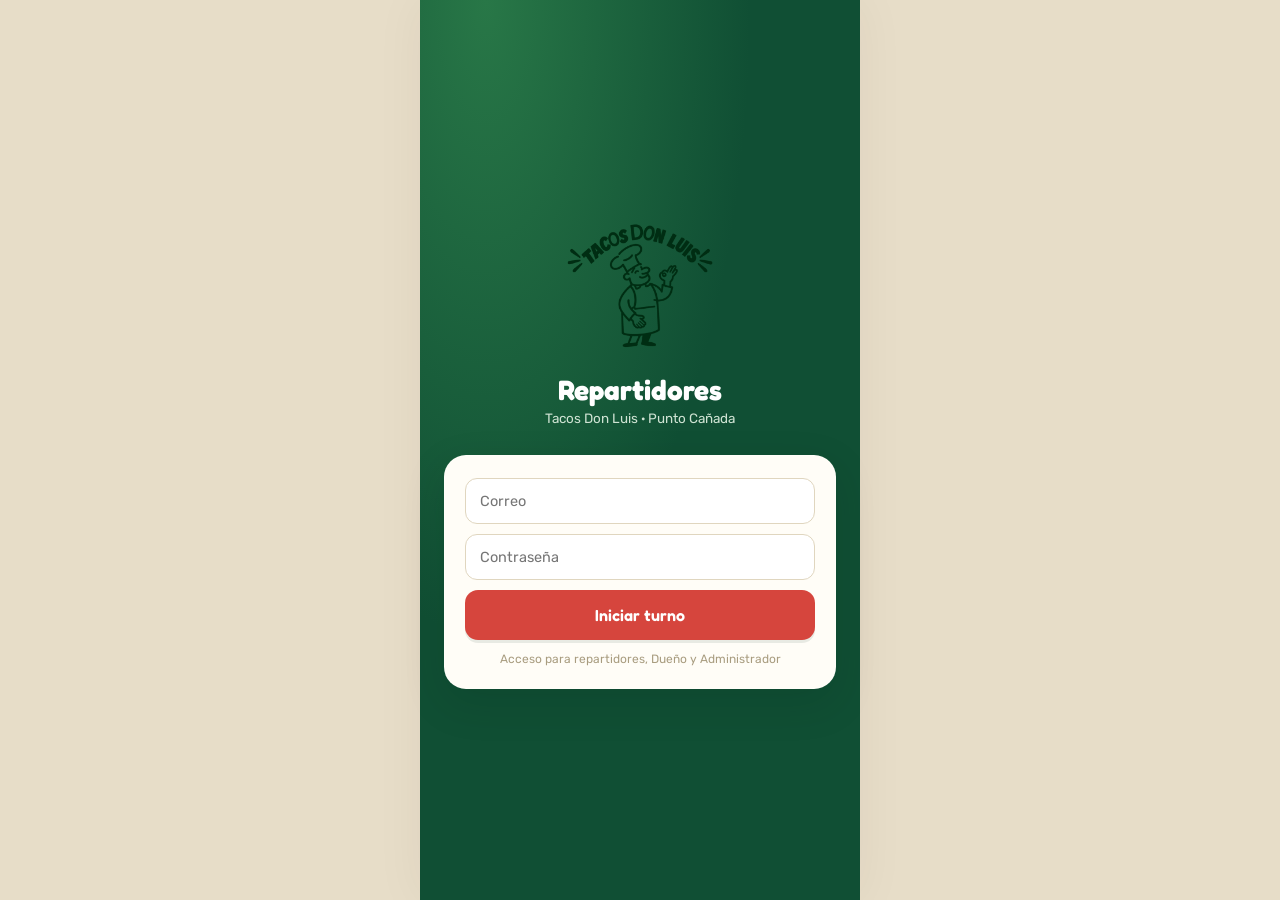
<file: repartidor/index.html>
<!doctype html>
<html lang="es-MX">
<head>
  <meta charset="utf-8"><meta name="author" content="ProcesaLab"><meta name="viewport" content="width=device-width,initial-scale=1,viewport-fit=cover">
  <title>Repartidores · Tacos Don Luis</title>
  <meta name="theme-color" content="#10603A"><meta name="apple-mobile-web-app-capable" content="yes"><meta name="apple-mobile-web-app-status-bar-style" content="black-translucent"><meta name="apple-mobile-web-app-title" content="Repartidores">
  <link rel="manifest" href="/repartidor/manifest.webmanifest"><link rel="icon" href="/assets/pwa/repartidor-192.png" type="image/png"><link rel="apple-touch-icon" href="/assets/pwa/repartidor-192.png">
  <script>if('serviceWorker' in navigator)window.addEventListener('load',()=>navigator.serviceWorker.register('/sw.js').catch(console.error));</script>
  <link rel="preconnect" href="https://fonts.googleapis.com"><link rel="preconnect" href="https://fonts.gstatic.com" crossorigin>
  <link href="https://fonts.googleapis.com/css2?family=Fredoka:wght@500;600;700&family=Rubik:wght@400;500;600;700;800&display=swap" rel="stylesheet">
  <style>
    :root{--green:#10603A;--green2:#178049;--cream:#F3F0E6;--paper:#FFFDF7;--line:#E6DCC5;--muted:#8a7f66;--red:#D6453D;--yellow:#F2C230;--blue:#1f6f8b}
    *{box-sizing:border-box}html,body{margin:0;min-height:100%;background:#e7ddc8;color:#211E15;font-family:Rubik,system-ui,sans-serif}button,input{font:inherit}.shell{width:100%;max-width:440px;min-height:100dvh;margin:auto;background:var(--cream);box-shadow:0 0 60px #0002;display:flex;flex-direction:column}.hidden{display:none!important}
    .check{height:12px;background-image:repeating-conic-gradient(var(--green) 0 25%,transparent 0 50%);background-size:14px 14px}.login{min-height:100dvh;display:flex;flex-direction:column;justify-content:center;padding:calc(28px + env(safe-area-inset-top)) 24px calc(28px + env(safe-area-inset-bottom));background:radial-gradient(900px 500px at 50% -10%,var(--green2),var(--green) 55%,#0b4a2d);color:white}.brand{text-align:center;margin-bottom:26px}.mark{width:126px;height:126px;border-radius:24px;background:var(--cream);display:grid;place-items:center;margin:0 auto 14px;cursor:pointer;padding:5px}.mark img{width:100%;height:100%;object-fit:contain}.brand h1{font:700 28px Fredoka;margin:0}.brand p{font-size:13.5px;color:#cfe3d3;margin:3px 0}.login-card,.card{background:var(--paper);border:1px solid var(--line);border-radius:18px}.login-card{padding:22px 20px;color:#211E15}.field{width:100%;border:1.5px solid #e0d6bf;border-radius:12px;padding:13px 14px;font-size:14.5px;margin-bottom:10px;background:white}.primary{cursor:pointer;width:100%;border:0;border-radius:13px;padding:15px;background:var(--green);color:white;font:600 16px Fredoka}.login-card .primary{background:var(--red)}.hint{text-align:center;font-size:12px;color:#a99d80;margin-top:12px}.top{position:sticky;top:0;z-index:20;background:var(--green);color:white;padding:calc(12px + env(safe-area-inset-top)) 16px 12px;display:flex;align-items:center;gap:12px}.avatar{width:40px;height:40px;border-radius:50%;background:var(--yellow);color:var(--green);display:grid;place-items:center;font-weight:800}.who{flex:1;min-width:0}.who b{font:600 16px Fredoka}.who small{display:block;color:#9ec5a6}.status{display:flex;align-items:center;gap:6px;background:#ffffff28;padding:5px 10px;border-radius:999px;font-size:11px;font-weight:800}.dot{width:7px;height:7px;border-radius:50%;background:#8FD694}.content{padding:16px 16px 100px;flex:1}.availability{padding:15px 17px;display:flex;align-items:center;gap:12px;margin-bottom:16px}.availability div{flex:1}.availability b{font-size:15px}.availability small{display:block;color:var(--muted);margin-top:2px}.switch{width:56px;height:32px;border:0;border-radius:999px;background:#28A54C;position:relative}.switch:after{content:'';position:absolute;top:3px;right:3px;width:26px;height:26px;border-radius:50%;background:white}.switch.off{background:#cbbf9f}.switch.off:after{right:27px}.stats{display:flex;gap:10px;margin-bottom:16px}.stat{flex:1;padding:13px 14px}.stat:first-child{background:var(--green);color:white}.stat small{display:block;color:#9a8e70;font-weight:600;font-size:11px}.stat:first-child small{color:#9ec5a6}.stat strong{display:block;font:700 22px Fredoka;margin-top:2px}.section-title{text-transform:uppercase;letter-spacing:.04em;color:var(--muted);font-size:13px;font-weight:800;margin:0 0 10px}.orders{display:flex;flex-direction:column;gap:12px}.order{cursor:pointer;text-align:left;padding:14px 15px;border:2px solid #eadfca;background:var(--paper);border-radius:16px;box-shadow:0 3px 10px #0000000f}.order.road{border-color:#5FA8DA}.order-head,.order-foot{display:flex;align-items:center;gap:9px}.order-head b{font:600 16px Fredoka}.pill{font-size:11px;font-weight:800;padding:3px 9px;border-radius:999px}.distance{margin-left:auto;color:var(--muted);font-size:12px;font-weight:700}.address{font-size:13px;line-height:1.4;margin:9px 0;color:#3a3120}.order-foot{border-top:1px dotted var(--line);padding-top:9px;justify-content:space-between;color:var(--muted);font-size:12.5px}.amount{font-weight:800}.empty{text-align:center;padding:44px 20px;color:#9a8e70}.empty b{font:600 16px Fredoka;color:var(--green);display:block}.back{background:#ffffff24;border:0;color:white;width:38px;height:38px;border-radius:11px;display:grid;place-items:center;cursor:pointer}.map{height:180px;display:grid;place-items:center;background-color:#dfe8d8;background-image:linear-gradient(#cfe0c6 1px,transparent 1px),linear-gradient(90deg,#cfe0c6 1px,transparent 1px);background-size:26px 26px}.map button{border:0;background:white;color:var(--blue);border-radius:12px;padding:11px 14px;font-weight:700;box-shadow:0 4px 12px #0002}.detail{padding:16px 16px 32px}.detail h2{font:700 22px Fredoka}.detail .card{padding:15px 16px;margin-bottom:13px}.contact{display:flex;gap:9px;margin-top:12px}.contact a{flex:1;text-align:center;padding:11px;border-radius:11px;font-size:13px;font-weight:700;text-decoration:none}.call{border:1.5px solid var(--line);color:var(--green);background:white}.wa{background:#25D366;color:white}.items{font-size:13.5px;line-height:1.8}.items b{color:var(--green)}.total{border-top:2px dotted #e0d6bf;margin-top:10px;padding-top:10px;display:flex;justify-content:space-between}.total strong{font:700 22px Fredoka}.secondary-row{display:flex;gap:9px;margin-top:10px}.secondary{flex:1;border:1.5px solid var(--line);background:white;border-radius:12px;padding:12px;font-weight:700;color:#5a4e35}.secondary.danger{color:#b23a32;border-color:#f3b6b1}.turn-card{background:#0f3d24;color:#eaf3ec;border-radius:18px;padding:20px;margin-bottom:16px}.turn-card h3{color:var(--yellow);font:600 16px Fredoka}.row{display:flex;justify-content:space-between;padding:6px 0;font-size:13.5px}.row.total-row{color:var(--yellow);font-weight:800;border-top:1px dashed #ffffff33;margin-top:6px;padding-top:12px}.tabs{position:fixed;bottom:0;left:50%;transform:translateX(-50%);z-index:30;width:min(100%,440px);display:flex;background:white;border-top:1px solid var(--line);padding:7px 6px calc(7px + env(safe-area-inset-bottom))}.tab{flex:1;border:0;background:none;color:#a99d80;padding:6px 4px;font-size:11px;font-weight:700;display:flex;flex-direction:column;align-items:center;gap:4px;cursor:pointer}.tab.active{color:var(--green)}.tab .ico{width:31px;height:31px;display:block;background:currentColor;mask-position:center;mask-size:contain;mask-repeat:no-repeat;-webkit-mask-position:center;-webkit-mask-size:contain;-webkit-mask-repeat:no-repeat}.tab .ico.pedidos{-webkit-mask-image:url(/assets/sticker-don-luis-corriendo.png);mask-image:url(/assets/sticker-don-luis-corriendo.png)}.tab .ico.turno{-webkit-mask-image:url("data:image/svg+xml,%3Csvg xmlns='http://www.w3.org/2000/svg' viewBox='0 0 24 24' fill='none' stroke='%23000' stroke-width='2' stroke-linecap='round' stroke-linejoin='round'%3E%3Ccircle cx='12' cy='12' r='9'/%3E%3Cpath d='M12 7v5l3 2'/%3E%3C/svg%3E");mask-image:url("data:image/svg+xml,%3Csvg xmlns='http://www.w3.org/2000/svg' viewBox='0 0 24 24' fill='none' stroke='%23000' stroke-width='2' stroke-linecap='round' stroke-linejoin='round'%3E%3Ccircle cx='12' cy='12' r='9'/%3E%3Cpath d='M12 7v5l3 2'/%3E%3C/svg%3E")}.tab .ico.salir{-webkit-mask-image:url("data:image/svg+xml,%3Csvg xmlns='http://www.w3.org/2000/svg' viewBox='0 0 24 24' fill='none' stroke='%23000' stroke-width='2' stroke-linecap='round' stroke-linejoin='round'%3E%3Cpath d='M9 21H5a2 2 0 0 1-2-2V5a2 2 0 0 1 2-2h4M16 17l5-5-5-5M21 12H9'/%3E%3C/svg%3E");mask-image:url("data:image/svg+xml,%3Csvg xmlns='http://www.w3.org/2000/svg' viewBox='0 0 24 24' fill='none' stroke='%23000' stroke-width='2' stroke-linecap='round' stroke-linejoin='round'%3E%3Cpath d='M9 21H5a2 2 0 0 1-2-2V5a2 2 0 0 1 2-2h4M16 17l5-5-5-5M21 12H9'/%3E%3C/svg%3E")}.toast{position:fixed;left:50%;transform:translateX(-50%);bottom:85px;z-index:90;background:var(--green);color:white;padding:16px 22px;border-radius:16px;width:max-content;max-width:92vw;font-size:16px;line-height:1.4;font-weight:600;box-shadow:0 14px 34px rgba(0,0,0,.34)}.modal{position:fixed;inset:0;z-index:80;background:#140f0580;display:flex;align-items:flex-end;justify-content:center}.sheet{width:100%;max-width:440px;background:var(--cream);border-radius:22px 22px 0 0;padding:20px 16px calc(16px + env(safe-area-inset-bottom))}.sheet h3{font:600 20px Fredoka;margin:0 4px 12px}.incident{width:100%;text-align:left;background:white;border:1.5px solid var(--line);border-radius:12px;padding:13px 15px;margin:4px 0;font-weight:600}.i{flex:0 0 auto;vertical-align:-3px}.icon-row{display:inline-flex;align-items:center;gap:7px}.avatar{cursor:pointer;user-select:none}.egg{align-items:center;padding:24px}.egg .sheet{border-radius:22px;text-align:center;max-width:340px}.egg-mark{display:block;width:78px;height:78px;margin:0 auto 10px;background:var(--green);-webkit-mask:url(/assets/sticker-don-luis-corriendo.png) center/contain no-repeat;mask:url(/assets/sticker-don-luis-corriendo.png) center/contain no-repeat}.version{display:inline-block;background:var(--cream);padding:6px 14px;border-radius:999px;color:var(--muted);font-size:12px;font-weight:700;margin:12px}.loading{opacity:.65;pointer-events:none}
  </style>
<link rel="stylesheet" href="/assets/pilot-visual.css?v=pilot1"></head>
<body><div class="shell">
  <section id="login" class="login"><div class="brand"><div id="logoLogin" class="mark"><img src="../assets/logo-don-luis-oficial.png" alt="Tacos Don Luis"></div><h1>Repartidores</h1><p>Tacos Don Luis · Punto Cañada</p></div><div class="login-card"><input id="email" class="field" type="email" autocomplete="email" placeholder="Correo"><input id="password" class="field" type="password" autocomplete="current-password" placeholder="Contraseña"><button id="loginBtn" class="primary">Iniciar turno</button><div class="hint">Acceso para repartidores, Dueño y Administrador</div></div></section>
  <section id="app" class="hidden"><header class="top"><button id="back" class="back hidden" aria-label="Regresar"><svg width="20" height="20" viewBox="0 0 24 24" fill="none" stroke="currentColor" stroke-width="2.2" stroke-linecap="round" stroke-linejoin="round"><path d="M15 19l-7-7 7-7"></path></svg></button><div id="avatar" class="avatar">R</div><div class="who"><b id="driverName">Repartidor</b><small id="shiftText">Turno activo</small></div><span class="status"><i class="dot"></i><span id="statusText">Disponible</span></span></header><main id="main"></main><nav id="tabs" class="tabs"><button class="tab active" data-route="list"><i class="ico pedidos"></i>Pedidos</button><button class="tab" data-route="shift"><i class="ico turno"></i>Mi turno</button><button class="tab" data-route="logout"><i class="ico salir"></i>Salir</button></nav></section>
<div id="toast" class="toast hidden"></div><div id="modal" class="modal hidden"></div><div id="egg" class="modal egg hidden"><div class="sheet"><i class="egg-mark"></i><h3>¡Encontraste el Easter egg!</h3><p>Esta plataforma fue hecha por<br><a href="https://procesa-lab-web.vercel.app/" target="_blank" rel="noopener"><b>ProcesaLab</b></a></p><span class="version" id="versionTag"></span><button class="primary" data-close>¡Va!</button></div></div>
</div><script>
const VERSION='2.26.0',SUCURSAL_WA='524775222095',URL='https://qvzgwjddeybktpwqcoko.supabase.co',KEY='sb_publishable_1pT7S6metcF0q3Vz-Z2ZZA_i8wzb7kD';
const S={session:null,branch:null,role:null,profile:null,status:null,assignments:[],settlements:[],liquidacionPedida:false,route:'list',open:null,busy:false};
const $=s=>document.querySelector(s),all=s=>[...document.querySelectorAll(s)];
// Iconos propios en SVG. Evitamos emojis del sistema: cada teléfono los dibuja distinto.
const ICONS={
  pin:'<path d="M12 21s7-7.2 7-12a7 7 0 1 0-14 0c0 4.8 7 12 7 12z"/><circle cx="12" cy="9" r="2.6"/>',
  phone:'<path d="M21 16.9v2.8a2 2 0 0 1-2.2 2 19.6 19.6 0 0 1-8.5-3 19.3 19.3 0 0 1-6-6 19.6 19.6 0 0 1-3-8.6A2 2 0 0 1 3.3 2H6a2 2 0 0 1 2 1.7c.1.9.3 1.7.6 2.5a2 2 0 0 1-.4 2.1L7 9.5a16 16 0 0 0 6 6l1.2-1.2a2 2 0 0 1 2.1-.4c.8.3 1.6.5 2.5.6A2 2 0 0 1 21 16.9z"/>',
  warn:'<path d="M10.3 3.9 1.8 18a2 2 0 0 0 1.7 3h16.9a2 2 0 0 0 1.7-3L13.7 3.9a2 2 0 0 0-3.4 0z"/><path d="M12 9v4.5M12 17.2h.01"/>',
  camera:'<path d="M22 19a2 2 0 0 1-2 2H4a2 2 0 0 1-2-2V9a2 2 0 0 1 2-2h3l1.7-2.5h6.6L17 7h3a2 2 0 0 1 2 2z"/><circle cx="12" cy="13.5" r="3.6"/>',
  nav:'<path d="M3 11 21 3l-8 18-2.2-7.8z"/>',
  cash:'<rect x="2" y="6" width="20" height="12" rx="2.5"/><circle cx="12" cy="12" r="2.6"/><path d="M6 12h.01M18 12h.01"/>',
  truck:'<path d="M1.5 4h13.5v11H1.5z"/><path d="M15 8.5h4L22.5 12v3H15"/><circle cx="6" cy="18" r="2.3"/><circle cx="18" cy="18" r="2.3"/>',
  back:'<path d="M15 19l-7-7 7-7"/>'
};
function ico(name,size=15,sw=2){return `<svg class="i" width="${size}" height="${size}" viewBox="0 0 24 24" fill="none" stroke="currentColor" stroke-width="${sw}" stroke-linecap="round" stroke-linejoin="round">${ICONS[name]||''}</svg>`}
// Supabase devuelve los errores de autenticación en "msg", no en "message".
// Al no leerlo, cualquier sesión vencida se mostraba como "No fue posible
// conectar", que parece falla de red y manda a revisar el internet en vano.
function traducirError(d,status){
  const cruda=d?.msg||d?.message||d?.error_description||d?.error||d?.hint||'';
  const codigo=d?.error_code||'';
  if(/refresh.?token|invalid.?grant|jwt expired|token.?expired/i.test(cruda+' '+codigo))
    return 'Tu sesión venció. Vuelve a iniciar turno.';
  if(/invalid login credentials/i.test(cruda)) return 'Correo o contraseña incorrectos.';
  if(status===401||status===403) return 'Tu acceso no está autorizado. Confirma con el dueño.';
  return cruda||'No fue posible conectar. Revisa tu señal e inténtalo de nuevo.';
}
async function api(path,opt={}){const {skipAuth=false,token:requestedToken,...fetchOpt}=opt,token=skipAuth?null:(requestedToken||S.session?.access_token);const r=await fetch(URL+path,{...fetchOpt,headers:{apikey:KEY,'Content-Type':'application/json',...(token?{Authorization:'Bearer '+token}:{}),...(opt.headers||{})}});const d=await r.json().catch(()=>null);if(!r.ok)throw Error(traducirError(d,r.status));return d}
function expiresSoon(session){try{const p=JSON.parse(atob(session.access_token.split('.')[1].replace(/-/g,'+').replace(/_/g,'/')));return !p.exp||p.exp*1000<=Date.now()+60000}catch(_){return true}}
async function freshSession(session){if(!session?.access_token)throw Error('Inicia sesión nuevamente');if(!expiresSoon(session))return session;if(!session.refresh_token)throw Error('Tu sesión venció. Inicia sesión nuevamente.');return api('/auth/v1/token?grant_type=refresh_token',{method:'POST',skipAuth:true,body:JSON.stringify({refresh_token:session.refresh_token})})}
function toast(t){const e=$('#toast');e.textContent=t;e.classList.remove('hidden');clearTimeout(toast.t);toast.t=setTimeout(()=>e.classList.add('hidden'),5000)}
function initials(n='Repartidor'){return n.split(/\s+/).slice(0,2).map(x=>x[0]).join('').toUpperCase()}
function html(value){return String(value??'').replace(/[&<>"']/g,c=>({'&':'&amp;','<':'&lt;','>':'&gt;','"':'&quot;',"'":'&#39;'}[c]));}
function savedSession(){try{return JSON.parse(localStorage.getItem('donLuisDriverSession')||localStorage.getItem('donLuisStaffSession')||'null')}catch(_){localStorage.removeItem('donLuisDriverSession');localStorage.removeItem('donLuisStaffSession');return null}}
function destination(o){const a=o.delivery_address||{},lat=Number(a.latitude),lng=Number(a.longitude);return a.latitude!=null&&a.longitude!=null&&Number.isFinite(lat)&&Number.isFinite(lng)&&Math.abs(lat)<=90&&Math.abs(lng)<=180?lat+','+lng:addr(o);}
function money(n){return Number(n||0).toLocaleString('es-MX',{style:'currency',currency:'MXN'})}
function addr(o){const a=o.delivery_address||{};return [a.street,a.exterior_number,a.interior_number&&('Int. '+a.interior_number),a.neighborhood].filter(Boolean).join(' ')||'Dirección pendiente'}
async function login(){if(!$('#email').value.trim()||!$('#password').value)return toast('Escribe correo y contraseña');setBusy(true);try{const x=await api('/auth/v1/token?grant_type=password',{method:'POST',body:JSON.stringify({email:$('#email').value.trim(),password:$('#password').value})});await restore(x,true)}catch(e){toast(e.message)}finally{setBusy(false)}}
async function restore(session,notify=false){try{session=await freshSession(session);const m=await api('/rest/v1/branch_memberships?user_id=eq.'+session.user.id+'&role=in.(driver,owner,admin)&is_active=eq.true&select=branch_id,role&limit=1',{token:session.access_token});if(!m[0])throw Error('Esta cuenta no tiene acceso al portal de entregas');S.session=session;S.branch=m[0].branch_id;S.role=m[0].role;localStorage.setItem('donLuisDriverSession',JSON.stringify(session));const p=await api('/rest/v1/profiles?id=eq.'+session.user.id+'&select=full_name,phone&limit=1');S.profile=p[0]||{full_name:session.user.email};await load();showApp();if(notify)toast(S.role==='driver'?'Turno iniciado':'Modo supervisión activado')}catch(e){localStorage.removeItem('donLuisDriverSession');localStorage.removeItem('donLuisStaffSession');S.session=null;$('#app').classList.add('hidden');$('#login').classList.remove('hidden');toast(e.message)}}
async function load(){if(!S.session)return;try{const filter=S.role==='driver'?'driver_user_id=eq.'+S.session.user.id+'&':'';const settlementFilter=S.role==='driver'?'driver_user_id=eq.'+S.session.user.id+'&':'branch_id=eq.'+S.branch+'&';const [st,a,l]=await Promise.all([S.role==='driver'?api('/rest/v1/driver_status?user_id=eq.'+S.session.user.id+'&select=*'):Promise.resolve([]),api('/rest/v1/driver_assignments?'+filter+'select=id,driver_user_id,status,assigned_at,picked_up_at,delivered_at,incident_note,evidence_path,orders(id,folio,public_code,branch_id,status,payment_method,payment_status,loyalty_points_redeemed,loyalty_discount,guest_name,guest_phone,delivery_address,customer_notes,total,created_at,order_items(product_name,quantity,notes))&order=assigned_at.desc'),api('/rest/v1/driver_settlements?'+settlementFilter+'select=*&order=requested_at.desc&limit=100').catch(()=>[])]);S.connectionError=false;$('#shiftText').textContent=S.role==='driver'?'Turno activo':'Dueño · modo supervisión';S.status=st[0]||null;S.assignments=(a||[]).filter(x=>x.orders?.branch_id===S.branch);S.settlements=l||[];S.liquidacionPedida=S.settlements.some(x=>x.status==='pending');render()}catch(e){if(!S.connectionError)toast('No se actualizaron las entregas. Revisa tu señal.');S.connectionError=true;$('#shiftText').textContent='Sin conexión · datos anteriores'}}
function showApp(){$('#login').classList.add('hidden');$('#app').classList.remove('hidden');$('#driverName').textContent=S.profile?.full_name||'Repartidor';$('#avatar').textContent=initials(S.profile?.full_name);$('#shiftText').textContent=S.role==='driver'?'Turno activo':'Dueño · modo supervisión';render();clearInterval(S.poll);S.poll=setInterval(load,12000);if(faltanDatosVehiculo())vehiculoModal();clearInterval(S.sessionPoll);S.sessionPoll=setInterval(refreshCurrentSession,5*60*1000)}
async function refreshCurrentSession(){try{const session=await freshSession(S.session);if(session!==S.session){S.session=session;localStorage.setItem('donLuisDriverSession',JSON.stringify(session))}}catch(e){logout();toast(e.message||'Tu sesión venció. Inicia sesión nuevamente.')}}
function setBusy(v){S.busy=v;$('#loginBtn').disabled=v;$('#loginBtn').textContent=v?'Entrando…':'Iniciar turno'}
function active(a){return !['delivered','cancelled','incident'].includes(a.status)&&a.orders}
function meta(s){return s==='picked_up'||s==='on_the_way'?['En camino','#1f6f8b','#e6f4f8']:s==='delivered'?['Entregado','#10603A','#eaf4ec']:s==='incident'?['Incidencia','#b23a32','#fdeceb']:['Por recoger','#8a6d12','#fdf6e3']}
function render(){if(!S.session)return;$('#statusText').textContent=S.status?.is_available===false?'No disponible':'Disponible';$('#statusText').previousElementSibling.style.background=S.status?.is_available===false?'#f2a29c':'#8FD694';$('#back').classList.toggle('hidden',S.route!=='detail');$('#tabs').classList.toggle('hidden',S.route==='detail');all('.tab').forEach(x=>x.classList.toggle('active',x.dataset.route===S.route||(x.dataset.route==='list'&&S.route==='detail')));if(S.route==='detail')renderDetail();else if(S.route==='shift')renderShift();else renderList()}
function folioKey(a){return 'DL-'+a.orders?.folio}
function entregasPorLiquidar(){const settled=new Set((S.settlements||[]).filter(x=>x.status==='settled').flatMap(x=>Array.isArray(x.folios)?x.folios:[]));return S.assignments.filter(a=>a.status==='delivered'&&a.orders&&!settled.has(folioKey(a)))}
function settlementDriverId(done){if(S.role==='driver')return S.session.user.id;const ids=[...new Set(done.map(a=>a.driver_user_id).filter(Boolean))];return ids.length===1?ids[0]:null}
function renderList(){const acts=S.assignments.filter(active),done=S.assignments.filter(a=>a.status==='delivered'),pending=entregasPorLiquidar();const cash=pending.filter(a=>a.orders?.payment_method==='cash').reduce((n,a)=>n+Number(a.orders.total),0);const availability=S.role==='driver'?`<div class="availability card"><div><b>Estás ${S.status?.is_available===false?'no disponible':'disponible'}</b><small>${S.status?.is_available===false?'No recibirás pedidos nuevos':'Estás recibiendo asignaciones'}</small></div><button id="availability" class="switch ${S.status?.is_available===false?'off':''}"></button></div>`:`<div class="availability card"><div><b>Modo supervisión</b><small>Como Dueño puedes revisar todas las entregas de la sucursal.</small></div></div>`;$('#main').innerHTML=`<div class="content">${availability}<div class="stats"><div class="stat card"><small>Asignados</small><strong>${acts.length}</strong></div><div class="stat card"><small>Entregados</small><strong>${done.length}</strong></div><div class="stat card"><small>Por liquidar</small><strong>${money(cash)}</strong></div></div><p class="section-title">Pedidos asignados</p><div class="orders">${acts.length?acts.map(card).join(''):`<div class="empty card">${ico('truck',34,1.7)}<b>Sin pedidos por ahora</b><span>Te avisaremos cuando te asignen uno.</span></div>`}</div></div>`;if($('#availability'))$('#availability').onclick=toggleAvailability;all('[data-open]').forEach(x=>x.onclick=()=>{S.open=x.dataset.open;S.route='detail';render()})}
function card(a){const o=a.orders,m=meta(a.status);return `<button class="order ${a.status==='picked_up'?'road':''}" data-open="${a.id}"><div class="order-head"><b>DL-${o.folio}</b><span class="pill" style="color:${m[1]};background:${m[2]}">${m[0]}</span><span class="distance">Entrega</span></div><div class="address"><span class="icon-row">${ico('pin',14)}<span>${html(addr(o))}</span></span></div><div class="order-foot"><span>${html(o.guest_name||'Cliente')}</span><span class="amount" style="color:${o.payment_status==='paid'?'#10603A':'#D6453D'}">${o.payment_status==='paid'?'Pagado':money(o.total)}</span></div></button>`}
function renderDetail(){const a=S.assignments.find(x=>x.id===S.open);if(!a?.orders){S.route='list';return render()}const o=a.orders,m=meta(a.status),phone=(o.guest_phone||'').replace(/\D/g,''),address=encodeURIComponent(destination(o));$('#main').innerHTML=`<div class="map"><button id="maps" class="icon-row">${ico('nav',16)}<span>Abrir en Maps</span></button></div><div class="detail"><h2>DL-${o.folio} <span class="pill" style="font-family:Rubik;color:${m[1]};background:${m[2]}">${m[0]}</span></h2><div class="card"><b class="icon-row">${ico('pin',15)}<span>${html(addr(o))}</span></b><p style="color:var(--muted);font-size:13px">${html(o.delivery_address?.reference||o.delivery_address?.references||'Sin referencias adicionales')}</p><b>${html(o.guest_name||'Cliente')}</b><small style="display:block;color:var(--muted)">${html(o.guest_phone||'Sin teléfono')}</small><div class="contact"><a class="call icon-row" style="justify-content:center" href="tel:${phone}">${ico('phone',15)}<span>Llamar</span></a><a class="wa" target="_blank" rel="noopener" href="https://wa.me/52${phone}">WhatsApp</a></div></div><div class="card"><p class="section-title">Pedido</p><div class="items">${(o.order_items||[]).map(i=>`<div><b>${i.quantity}×</b> ${html(i.product_name)}${i.notes?` · ${html(i.notes)}`:''}</div>`).join('')}</div>${o.customer_notes?`<div style="margin-top:10px;padding:9px 11px;border-radius:10px;background:#fdf6e3;color:#8a6d12;font-size:12px;font-weight:700"><span class="icon-row">${ico('cash',14)}<span>${html(o.customer_notes)}</span></span></div>`:''}<div class="total"><div><small>A cobrar · ${o.payment_method==='cash'?'efectivo':o.payment_status==='paid'?'pedido pagado':'pago por verificar'}</small><br><strong style="color:${o.payment_status==='paid'?'#10603A':'#D6453D'}">${o.payment_status==='paid'?'Pagado':money(o.total)}</strong></div><div style="text-align:right"><small>Código de entrega</small><br><strong style="color:var(--green)">${html(o.public_code||o.folio)}</strong></div></div></div><button id="advance" class="primary">${a.status==='picked_up'?'Cobrar y marcar entregado':'Marcar pedido recogido'}</button><div class="secondary-row"><button id="evidence" class="secondary icon-row" style="justify-content:center">${ico('camera',15)}<span>${a.evidence_path?'Evidencia ✓':'Evidencia'}</span></button><button id="incident" class="secondary danger icon-row" style="justify-content:center">${ico('warn',15)}<span>Incidencia</span></button></div></div>`;$('#maps').onclick=()=>open('https://www.google.com/maps/dir/?api=1&destination='+address+'&travelmode=driving','_blank');$('#advance').onclick=()=>advance(a);$('#incident').onclick=()=>incidentModal(a);$('#evidence').onclick=()=>tomarEvidencia(a)}

// La foto se reduce antes de subirla: los teléfonos toman de 3 a 8 MB y el
// repartidor suele estar en la calle con poca señal.
function comprimir(archivo,lado=1280,calidad=.72){
  return new Promise((ok,fallo)=>{
    const img=new Image(), url=URL.createObjectURL(archivo);
    img.onload=()=>{
      URL.revokeObjectURL(url);
      const e=Math.min(1,lado/Math.max(img.width,img.height));
      const c=document.createElement('canvas');
      c.width=Math.round(img.width*e); c.height=Math.round(img.height*e);
      c.getContext('2d').drawImage(img,0,0,c.width,c.height);
      c.toBlob(b=>b?ok(b):fallo(Error('No se pudo procesar la foto')),'image/jpeg',calidad);
    };
    img.onerror=()=>{URL.revokeObjectURL(url);fallo(Error('No se pudo leer la foto'));};
    img.src=url;
  });
}

function tomarEvidencia(a){
  const inp=document.createElement('input');
  inp.type='file'; inp.accept='image/*'; inp.capture='environment';
  inp.onchange=async()=>{
    const f=inp.files&&inp.files[0]; if(!f)return;
    const b=$('#evidence'); if(b){b.disabled=true;b.textContent='Subiendo…';}
    try{
      const blob=await comprimir(f);
      // La ruta incluye sucursal y repartidor: la política limita cada evidencia.
      const ruta=`${S.branch}/${S.session.user.id}/${a.id}-${Date.now()}.jpg`;
      const r=await fetch(`${URL}/storage/v1/object/delivery-evidence/${ruta}`,{
        method:'POST',
        headers:{apikey:KEY,Authorization:'Bearer '+S.session.access_token,'Content-Type':'image/jpeg'},
        body:blob});
      if(!r.ok){const d=await r.json().catch(()=>null);throw Error(traducirError(d,r.status));}
      await api('/rest/v1/rpc/driver_attach_evidence',{method:'POST',body:JSON.stringify({p_assignment_id:a.id,p_path:ruta})});
      a.evidence_path=ruta;
      toast('Evidencia guardada');
      render();
    }catch(e){
      toast(e?.message||'No se pudo subir la foto. Revisa tu señal.');
    }finally{ const b2=$('#evidence'); if(b2){b2.disabled=false;} }
  };
  inp.click();
}
function renderShift(){const history=S.assignments.filter(a=>a.status==='delivered'&&a.orders),done=entregasPorLiquidar(),cash=done.filter(a=>a.orders.payment_method==='cash').reduce((n,a)=>n+Number(a.orders.total),0),paid=done.reduce((n,a)=>n+(a.orders.payment_method!=='cash'&&a.orders.payment_status==='paid'?Number(a.orders.total):0),0);$('#main').innerHTML=`<div class="content"><div class="card" style="margin-bottom:14px"><p class="section-title">Mis datos de reparto</p><b>${html(S.profile?.full_name||'Repartidor')}</b><small style="display:block;color:var(--muted);margin:5px 0 12px">${html([S.status?.vehicle_type,S.status?.vehicle_color,S.status?.vehicle_plate&&('Placas '+S.status.vehicle_plate)].filter(Boolean).join(' · ')||'Completa los datos de tu vehículo')}</small><button id="editVehicle" class="secondary" style="width:100%">Editar nombre y vehículo</button></div><div class="turn-card"><h3>Liquidación de efectivo</h3><div class="row"><span>Entregas en efectivo</span><b>${money(cash)}</b></div><div class="row"><span>Entregas ya pagadas</span><b>${money(paid)}</b></div><div class="row total-row"><span>A entregar en caja</span><b>${money(cash)}</b></div>${S.liquidacionPedida
      ? `<div style="margin-top:14px;background:#eaf4ec;border:1.5px solid #cfe0c6;color:#10603A;border-radius:12px;padding:13px;text-align:center;font-weight:700;font-size:14px">Liquidación solicitada · caja la está revisando</div>`
      : `<button id="settle" class="primary" style="background:var(--yellow);color:#3a2c00;margin-top:14px">Solicitar liquidación</button>`}
      <button id="settleWa" class="secondary" style="width:100%;margin-top:9px">Avisar por WhatsApp</button></div><p class="section-title">Historial del turno</p><div class="orders">${history.map(a=>`<div class="card" style="padding:13px 15px"><b>DL-${a.orders.folio} · Entregado</b><small style="display:block;color:var(--muted);margin-top:4px">${new Date(a.delivered_at||a.assigned_at).toLocaleTimeString('es-MX',{hour:'2-digit',minute:'2-digit'})} · ${money(a.orders.total)}</small></div>`).join('')||'<div class="empty card">Aún no hay entregas terminadas.</div>'}</div></div>`;const _s=$('#settle'); if(_s)_s.onclick=()=>solicitarLiquidacion(done,cash,paid); const _w=$('#settleWa'); if(_w)_w.onclick=()=>avisarCorteWhatsApp(done,cash,paid);$('#editVehicle').onclick=vehiculoModal}
// La solicitud se guarda como una fila que caja ve en administración. Antes
// solo salía por WhatsApp y en el panel no quedaba registro de nada.
async function solicitarLiquidacion(done,cash,paid){
  if(!done.length){toast('Aún no tienes entregas terminadas en este turno');return;}
  const driverId=settlementDriverId(done);if(!driverId){toast('Selecciona un solo repartidor para solicitar la liquidación');return;}
  const b=$('#settle'); if(b){b.disabled=true;b.textContent='Enviando…';}
  const folios=done.map(a=>'DL-'+a.orders.folio);
  try{
    await api('/rest/v1/driver_settlements',{method:'POST',
      headers:{Prefer:'return=minimal'},
      body:JSON.stringify({branch_id:S.branch,driver_user_id:driverId,
        deliveries_count:done.length,cash_amount:cash,paid_amount:paid,folios})});
    S.liquidacionPedida=true;
    toast('Liquidación solicitada. Caja ya la ve en el panel.');
    render();
  }catch(e){
    const m=String(e?.message||'');
    // El índice único impide dos solicitudes abiertas del mismo repartidor.
    if(/duplicate key|unique|23505/i.test(m)){
      S.liquidacionPedida=true;
      toast('Ya tienes una liquidación pendiente. Caja la está revisando.');
      render();
    }else{
      toast(m||'No se pudo enviar la solicitud. Revisa tu señal.');
      if(b){b.disabled=false;b.textContent='Solicitar liquidación';}
    }
  }
}
// Aviso opcional por WhatsApp, además del registro. Sirve para apurar a caja,
// no lo sustituye.
function avisarCorteWhatsApp(done,cash,paid){
  if(!done.length){toast('Aún no tienes entregas terminadas en este turno');return;}
  const lineas=done.map(a=>`DL-${a.orders.folio} · ${a.orders.payment_method==='cash'?'efectivo':'pagado'} · ${money(a.orders.total)}`);
  const texto=['Solicito liquidación de mi turno.','',
    'Repartidor: '+(S.profile?.full_name||'Sin nombre'),
    'Entregas: '+done.length,'',
    ...lineas,'',
    'Efectivo a entregar: '+money(cash),
    'Ya pagadas: '+money(paid),
    'Fecha: '+new Date().toLocaleString('es-MX')].join('\n');
  window.open('https://wa.me/'+SUCURSAL_WA+'?text='+encodeURIComponent(texto),'_blank');
}
async function toggleAvailability(){try{const body={user_id:S.session.user.id,branch_id:S.branch,is_available:!(S.status?.is_available!==false),shift_started_at:S.status?.shift_started_at||new Date().toISOString(),updated_at:new Date().toISOString()};await api('/rest/v1/driver_status?on_conflict=user_id',{method:'POST',headers:{Prefer:'resolution=merge-duplicates,return=representation'},body:JSON.stringify(body)});await load()}catch(e){toast(e.message)}}
async function advance(a){try{const action=a.status==='picked_up'?'delivered':'picked_up';await api('/rest/v1/rpc/driver_advance_assignment',{method:'POST',body:JSON.stringify({p_assignment_id:a.id,p_action:action,p_incident_note:null})});toast(action==='delivered'?'¡Pedido entregado!':'Pedido recogido · en camino');S.route='list';S.open=null;await load()}catch(e){toast(e.message)}}
// La primera vez que entra un repartidor le pedimos los datos de su vehículo.
// El cliente los ve al seguir su pedido, para saber quién le va a llegar.
function faltanDatosVehiculo(){
  return S.role==='driver' && !(S.status&&String(S.status.vehicle_plate||'').trim());
}
function vehiculoModal(){
  const s=S.status||{};
  const tipos=['Moto','Bicicleta','Automóvil'];
  $('#modal').innerHTML=`<div class="sheet"><h3>Tus datos de reparto</h3>
    <p style="margin:0 0 12px;font-size:13px;color:var(--muted);line-height:1.5">Se los mostramos al cliente para que sepa quién le va a llegar. Solo se piden una vez.</p>
    <input id="vhNombre" class="field" placeholder="Nombre del repartidor" maxlength="80" value="${html(S.profile?.full_name||'')}">
    <div style="display:flex;gap:8px;margin-bottom:10px">${tipos.map(t=>`<button class="incident vh-tipo" data-tipo="${t}" style="margin:0;text-align:center;${(s.vehicle_type||'Moto')===t?'border-color:var(--green);background:#eaf4ec;color:var(--green)':''}">${t}</button>`).join('')}</div>
    <input id="vhPlaca" class="field" placeholder="Placas" autocapitalize="characters" autocorrect="off" spellcheck="false" maxlength="12" value="${html(s.vehicle_plate||'')}">
    <input id="vhColor" class="field" placeholder="Color del vehículo" maxlength="24" value="${html(s.vehicle_color||'')}">
    <button id="vhGuardar" class="primary">Guardar mis datos</button></div>`;
  $('#modal').classList.remove('hidden');
  let tipo=s.vehicle_type||'Moto';
  all('.vh-tipo').forEach(b=>b.onclick=()=>{tipo=b.dataset.tipo;
    all('.vh-tipo').forEach(x=>x.style.cssText=x.style.cssText.replace(/border-color:var\(--green\);background:#eaf4ec;color:var\(--green\)/,''));
    b.style.borderColor='var(--green)';b.style.background='#eaf4ec';b.style.color='var(--green)';});
  $('#vhGuardar').onclick=()=>guardarVehiculo(tipo);
}
async function guardarVehiculo(tipo){
  const nombre=$('#vhNombre').value.trim(),placa=$('#vhPlaca').value.trim().toUpperCase(), color=$('#vhColor').value.trim();
  if(nombre.length<2){toast('Escribe tu nombre');return;}
  if(placa.length<3){toast('Escribe las placas de tu vehículo');return;}
  if(!color){toast('Escribe el color de tu vehículo');return;}
  const btn=$('#vhGuardar'); btn.disabled=true; btn.textContent='Guardando…';
  try{
    // Algunas cuentas de personal no tienen todavía una fila en profiles. Un
    // PATCH sobre una fila inexistente responde bien pero guarda cero cambios.
    await api('/rest/v1/profiles?on_conflict=id',{method:'POST',
      headers:{Prefer:'resolution=merge-duplicates,return=minimal'},
      body:JSON.stringify({id:S.session.user.id,full_name:nombre})});
    await api('/rest/v1/driver_status?on_conflict=user_id',{method:'POST',
      headers:{Prefer:'resolution=merge-duplicates,return=representation'},
      body:JSON.stringify({user_id:S.session.user.id,branch_id:S.branch,
        is_available:S.status?.is_available!==false,
        shift_started_at:S.status?.shift_started_at||new Date().toISOString(),
        vehicle_type:tipo,vehicle_plate:placa,vehicle_color:color,
        updated_at:new Date().toISOString()})});
    S.profile={...(S.profile||{}),full_name:nombre};$('#driverName').textContent=nombre;$('#avatar').textContent=initials(nombre);$('#modal').classList.add('hidden');
    await load(); toast('Datos guardados');
  }catch(e){btn.disabled=false;btn.textContent='Guardar mis datos';toast(e.message);}
}
function incidentModal(a){const reasons=['Cliente no responde','Dirección incorrecta','Cliente canceló al llegar','No hay quien reciba'];$('#modal').innerHTML=`<div class="sheet"><h3>Reportar incidencia</h3>${reasons.map(r=>`<button class="incident" data-reason="${r}">${r}</button>`).join('')}<button class="secondary" style="width:100%;margin-top:10px" data-close>Cancelar</button></div>`;$('#modal').classList.remove('hidden');all('[data-reason]').forEach(x=>x.onclick=()=>reportIncident(a,x.dataset.reason));$('#modal [data-close]').onclick=()=>$('#modal').classList.add('hidden')}
async function reportIncident(a,reason){try{await api('/rest/v1/rpc/driver_advance_assignment',{method:'POST',body:JSON.stringify({p_assignment_id:a.id,p_action:'incident',p_incident_note:reason})});$('#modal').classList.add('hidden');S.route='list';toast('Incidencia reportada: '+reason);await load()}catch(e){toast(e.message)}}
function logout(){clearInterval(S.poll);clearInterval(S.sessionPoll);localStorage.removeItem('donLuisDriverSession');localStorage.removeItem('donLuisStaffSession');S.session=null;S.assignments=[];$('#app').classList.add('hidden');$('#login').classList.remove('hidden');$('#password').value=''}
$('#loginBtn').onclick=login;$('#password').onkeydown=e=>{if(e.key==='Enter')login()};$('#back').onclick=()=>{S.route='list';S.open=null;render()};all('.tab').forEach(x=>x.onclick=()=>{if(x.dataset.route==='logout')logout();else{S.route=x.dataset.route;S.open=null;render()}});let taps=0,tapTimer;function countTap(){clearTimeout(tapTimer);if(++taps>=6){taps=0;$('#egg').classList.remove('hidden');return}tapTimer=setTimeout(()=>taps=0,1200)}
// El easter egg se abre con 6 toques, tanto en el logo del login como en el avatar ya dentro.
$('#logoLogin').onclick=countTap;$('#avatar').onclick=countTap;$('#egg [data-close]').onclick=()=>$('#egg').classList.add('hidden');$('#versionTag').textContent='VERSIÓN '+VERSION;
const saved=savedSession();if(saved?.access_token)restore(saved);
</script></body></html>
</file>
<file: assets/pilot-visual.css>
/* Identidad Don Luis: papel cálido, tinta verde y acentos de taquería. */
:root{--dl-ink:#164e36;--dl-paper:#fffcf5;--dl-border:#e4d9c3;--dl-ease:cubic-bezier(.2,.75,.3,1)}
body{-webkit-font-smoothing:antialiased;text-rendering:optimizeLegibility}
button,a,input,select,textarea{-webkit-tap-highlight-color:transparent}
button{touch-action:manipulation;transition:transform .16s var(--dl-ease),box-shadow .2s ease,filter .2s ease}
button:active:not(:disabled){transform:translateY(1px) scale(.985)}
button:disabled{cursor:wait;opacity:.6}
button:focus-visible,a:focus-visible{outline:3px solid #dfa82c;outline-offset:3px}
input:focus,textarea:focus,select:focus{outline:2px solid #10603a;outline-offset:2px}
input,textarea,select{transition:border-color .18s ease,outline-color .18s ease}
@media(hover:hover){button:hover:not(:disabled){filter:brightness(1.025);box-shadow:0 4px 12px #143d2712}}
@keyframes dl-enter{from{opacity:0;transform:translateY(5px)}to{opacity:1;transform:translateY(0)}}
.order,.availability,.turn-card,.detail,.dl-field-row{animation:dl-enter .25s var(--dl-ease) both}
.order{border-width:1px;border-radius:18px;box-shadow:0 3px 12px #34271508}
.order.road{border-left:4px solid #307b98}
.order-head b{letter-spacing:.01em}.address{line-height:1.55}
.section-title{font-size:11px;letter-spacing:.08em}
.shell{box-shadow:0 0 48px #3427150d;background:#f6f2e8}
.login{background:radial-gradient(ellipse at 15% 0,#287747 0,transparent 50%),#104f34}
.login .mark{background:transparent;border-radius:0;width:148px;height:148px;padding:0}
.login-card{border-radius:22px;border-color:#ffffff35;box-shadow:0 14px 40px #06281728}
.top{background:#104f34;box-shadow:0 3px 12px #143d2712}
.tabs{background:#fffcf5;box-shadow:0 -4px 18px #34271507}
.tab{border-radius:12px;transition:color .18s,background .18s}.tab.active{background:#edf2e7}
.turn-card{background:#104f34;border:1px solid #ffffff18}
.primary{box-shadow:0 3px 0 #082d1917}
.dl-check,.check{opacity:.8}
@media(prefers-reduced-motion:reduce){*,*::before,*::after{animation:none!important;transition:none!important;scroll-behavior:auto!important}}

.dl-public-main h1{letter-spacing:-.025em;text-wrap:balance}
.dl-public-main h2{letter-spacing:-.015em}
.dl-public-main button{min-height:40px}
.dl-public-main input{min-height:46px}
.dl-public-main .dl-hero{border-radius:0 0 28px 28px;isolation:isolate}
.dl-public-main .dl-hero>img{object-fit:cover!important}
.dl-public-main .dl-hero>div:last-child{padding-bottom:32px!important}
.dl-public-main .dl-hero button{box-shadow:0 4px 14px #09221418}
@media(min-width:700px){.dl-public-main .dl-hero{aspect-ratio:auto!important}}

.dl-staff-header{box-shadow:0 4px 14px #35271506}
.dl-admin-main button{min-height:36px}
.dl-admin-main input{min-height:44px}
.dl-board-column{background:#f5efdf!important;border-color:#e4d8c0!important;box-shadow:0 3px 12px #34271505}
.dl-board-head{font-family:'Fredoka',sans-serif;letter-spacing:.015em;min-height:48px}
.dl-admin-main>div{animation:dl-enter .22s var(--dl-ease) both}
</file>
